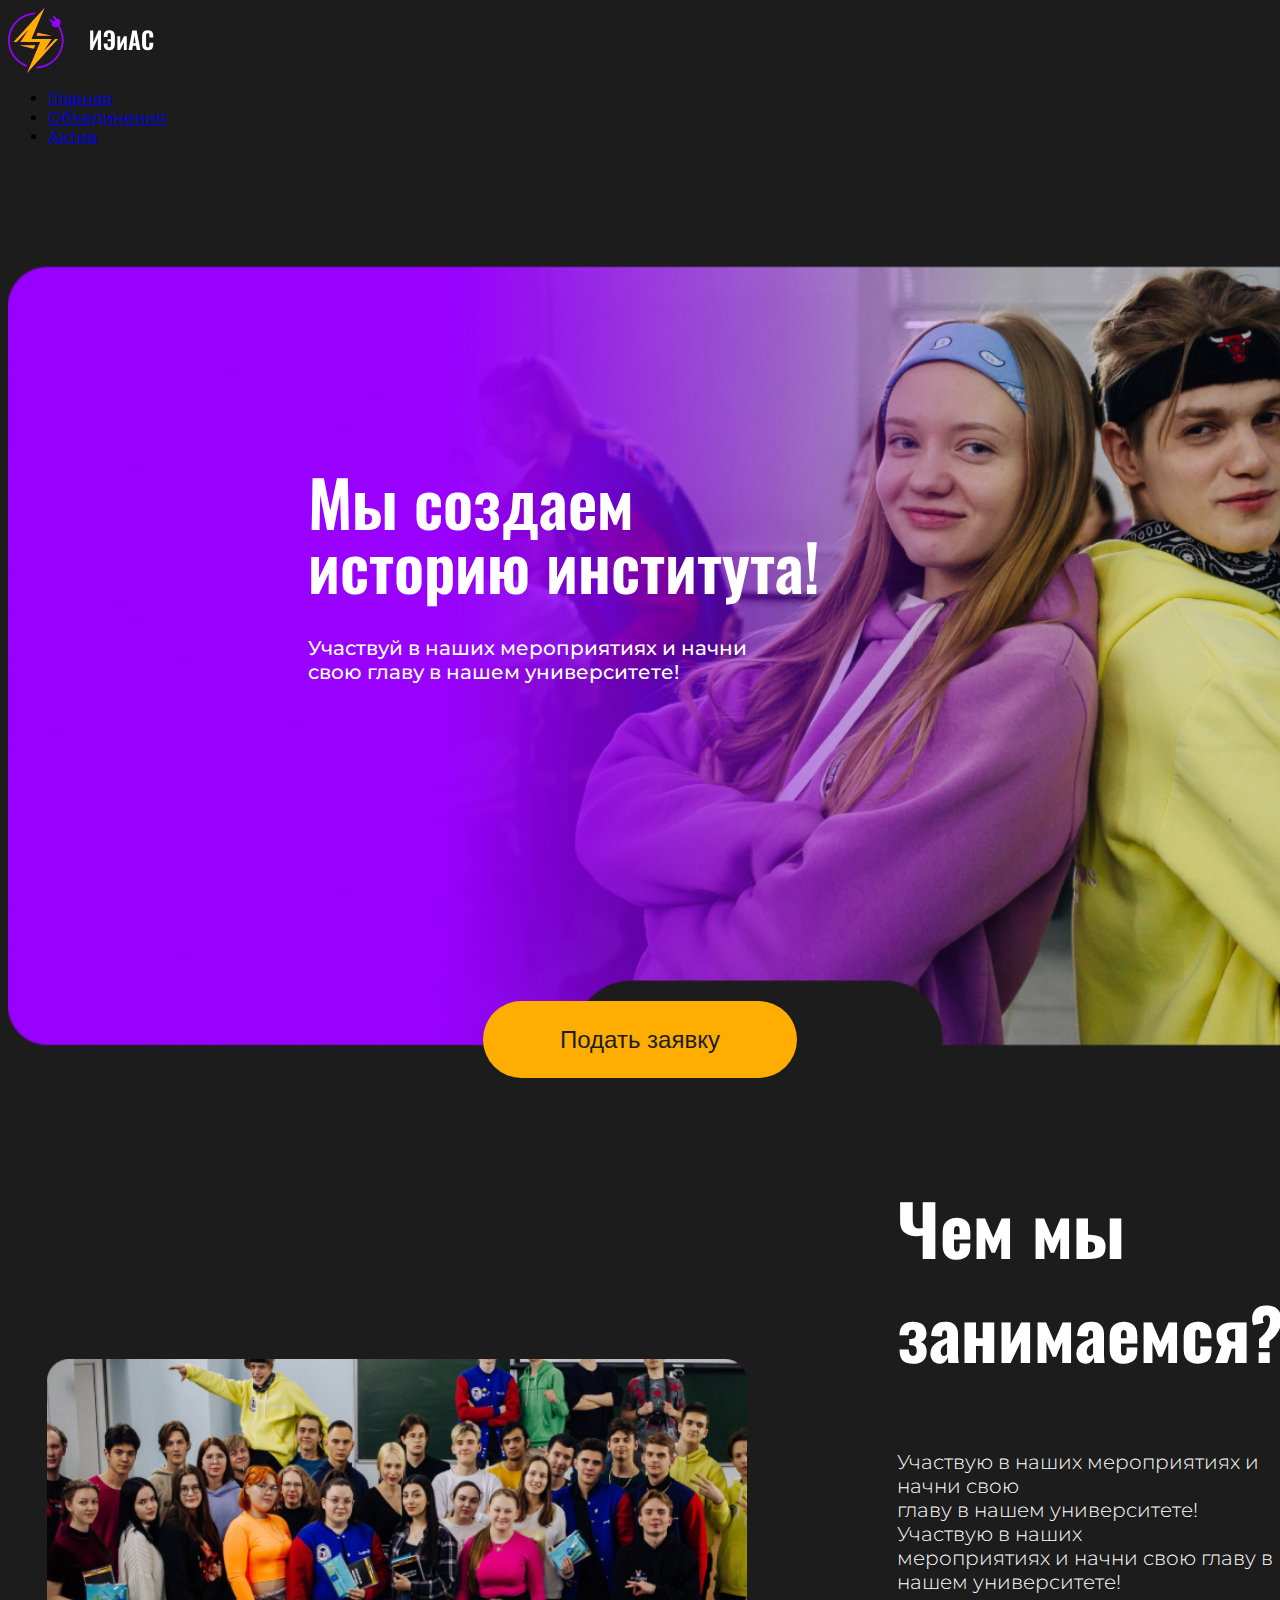
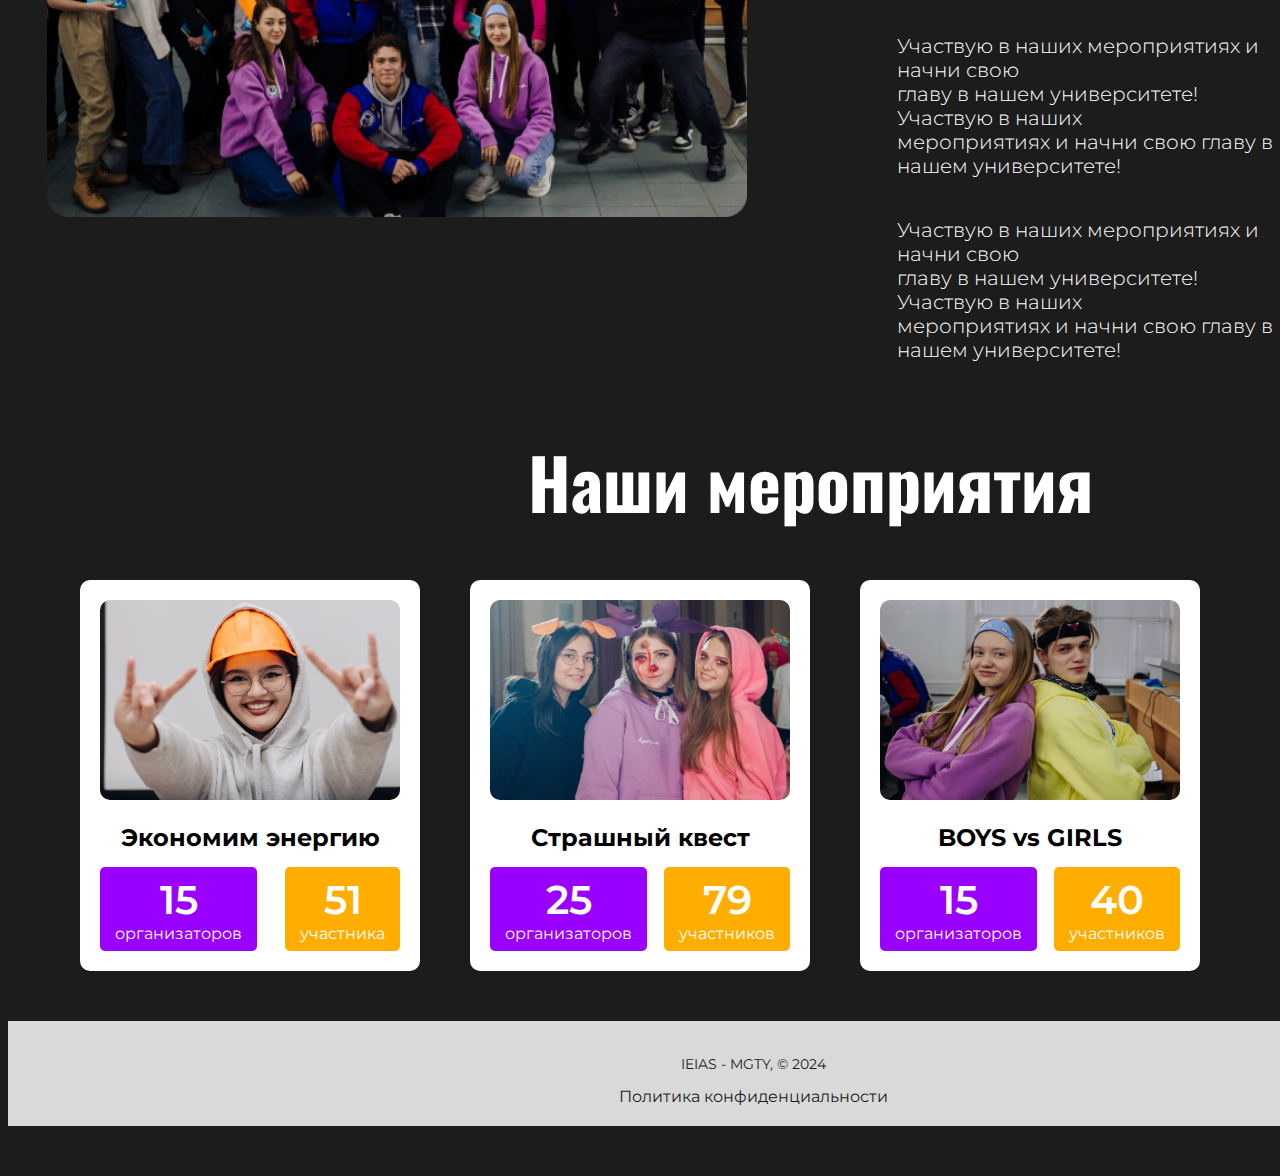
<file: Index.html>
<!DOCTYPE html>
<html lang="ru">
<head>
    <meta charset="UTF-8">
    <meta name="keywords" content="ИЭиАС, институт, Энергетика, Автоматизированные системы">
    <meta name="description" content="ИЭиАС - сайт института Энергитики и Автоматизированных систем МГТУ им. Г.И. Носова">
    <link rel="preconnect" href="https://fonts.googleapis.com">
    <link rel="preconnect" href="https://fonts.gstatic.com" crossorigin>
    <link rel="icon" type="image/png" href="images/fav.png">
    <link rel="stylesheet" href="styles.css">
    <link href="https://fonts.googleapis.com/css2?family=Montserrat:ital,wght@0,100..900;1,100..900&family=Oswald:wght@600&display=swap" rel="stylesheet">
    <title>ИЭиАС</title>
</head>
<body>

    <!-- Шапка -->

    <header class="header">
        <div class="logo">
            <img src="images/logo.svg" alt="Логотип">
        </div>
        <nav class="menu">
            <ul>
                <li><a href="index.html">Главная</a></li>
                <li><a href="group.html">Объединения</a></li>
                <li><a href="active.html">Актив</a></li>
            </ul>
        </nav>
    </header>
    
    <main>

    <!-- 1 блок -->

    <div class="banner" style="text-align: center;">
        <img width="1500" height="781" src="images/image1.png" alt="banner">
        <h1> Мы создаем <br> историю института!</h1>
        <p>Участвуй в наших мероприятиях и начни <br> свою главу в нашем университете!</p>
    </div>
    <div class="container_button">
        <button class="submit-button" onclick="window.location.href='registr.html'">Подать заявку</button>
    </div>

    <!-- 2 блок -->

    <div class="two">
        <div class="content-two">
            <div class="image-two">
                <img src="images/image3.png">
            </div>
            <div class="text-two">
                <h1>Чем мы занимаемся?</h1>
                <p style="color: white; font-weight: 300; font-size: 20px;">Участвую в наших мероприятиях и начни свою </br> главу в нашем университете! Участвую в наших </br> мероприятиях и начни свою главу в нашем университете!</p>
                <p style="color: white; font-weight: 300; font-size: 20px;">Участвую в наших мероприятиях и начни свою </br> главу в нашем университете! Участвую в наших </br> мероприятиях и начни свою главу в нашем университете!</p>
                <p style="color: white; font-weight: 300; font-size: 20px;">Участвую в наших мероприятиях и начни свою </br> главу в нашем университете! Участвую в наших </br> мероприятиях и начни свою главу в нашем университете!</p>
            </div>
        </div>
    </div>

    <!-- 3 блок -->
    <h1 style="margin-left: 520px;">Наши мероприятия</h1>
    <div class="container-mero">
        <div class="card-mero">
            <img src="images/ener.png" alt="Фото мероприятия">
            <h3>Экономим энергию</h3>
            <div class="info">
                <span class="organizers">
                    <p class="number">15</p>
                    <p class="label">организаторов</p>
                </span>
                <span class="participants">
                    <p class="number">51</p>
                    <p class="label">участника</p>
                </span>
            </div>
        </div>
        <div class="card-mero">
            <img src="images/strah.png" alt="Фото мероприятия">
            <h3>Страшный квест</h3>
            <div class="info">
                <span class="organizers">
                    <p class="number">25</p>
                    <p class="label">организаторов</p>
                </span>
                <span class="participants">
                    <p class="number">79</p>
                    <p class="label">участников</p>
                </span>
            </div>
        </div>
        <div class="card-mero">
            <img src="images/BG.png" alt="Фото мероприятия">
            <h3>BOYS vs GIRLS</h3>
            <div class="info">
                <span class="organizers">
                    <p class="number">15</p>
                    <p class="label">организаторов</p>
                </span>
                <span class="participants">
                    <p class="number">40</p>
                    <p class="label">участников</p>
                </span>
            </div>
        </div>
    </div>
    
    </main>

    <!-- Подвал -->

    <footer>
        <div class="footer-content">
            <p>IEIAS - MGTY, © 2024</p>
            <a href="#">Политика конфиденциальности</a>
        </div>
    </footer>
</body>
</html>
</file>
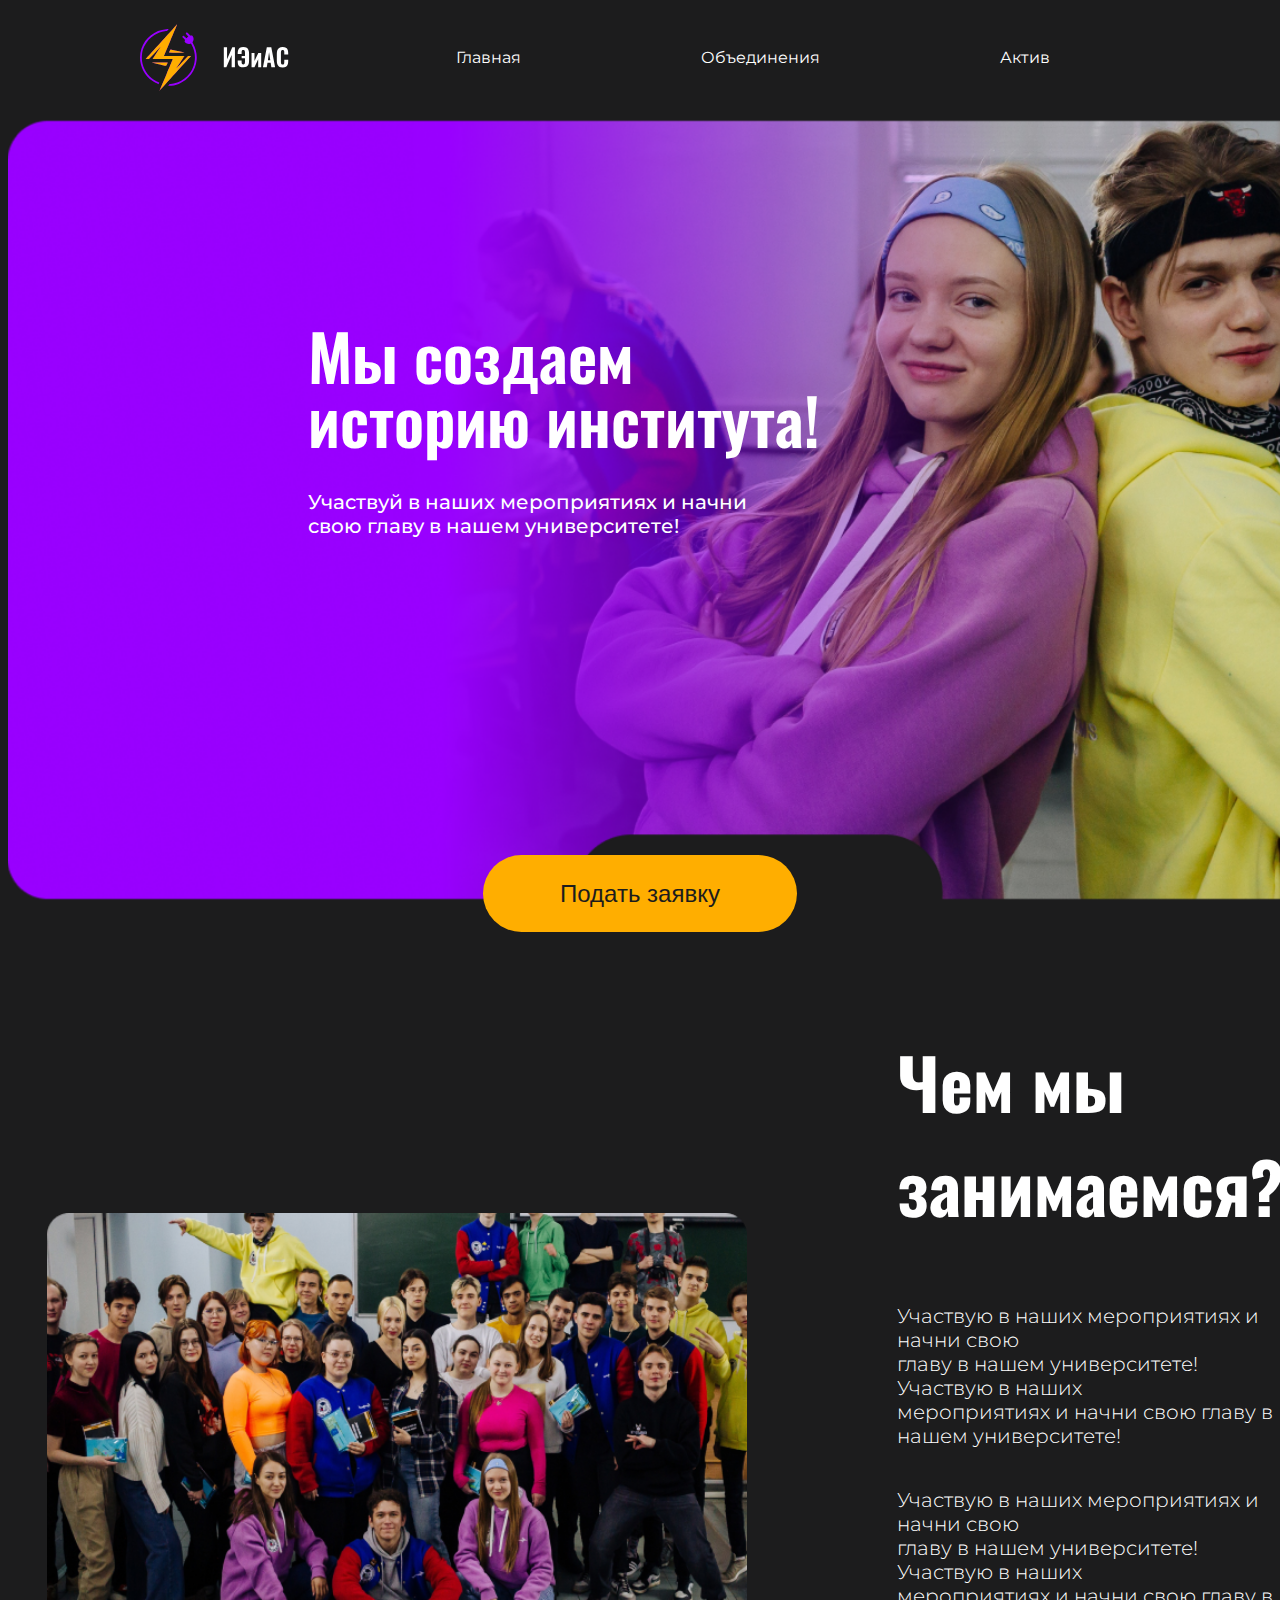
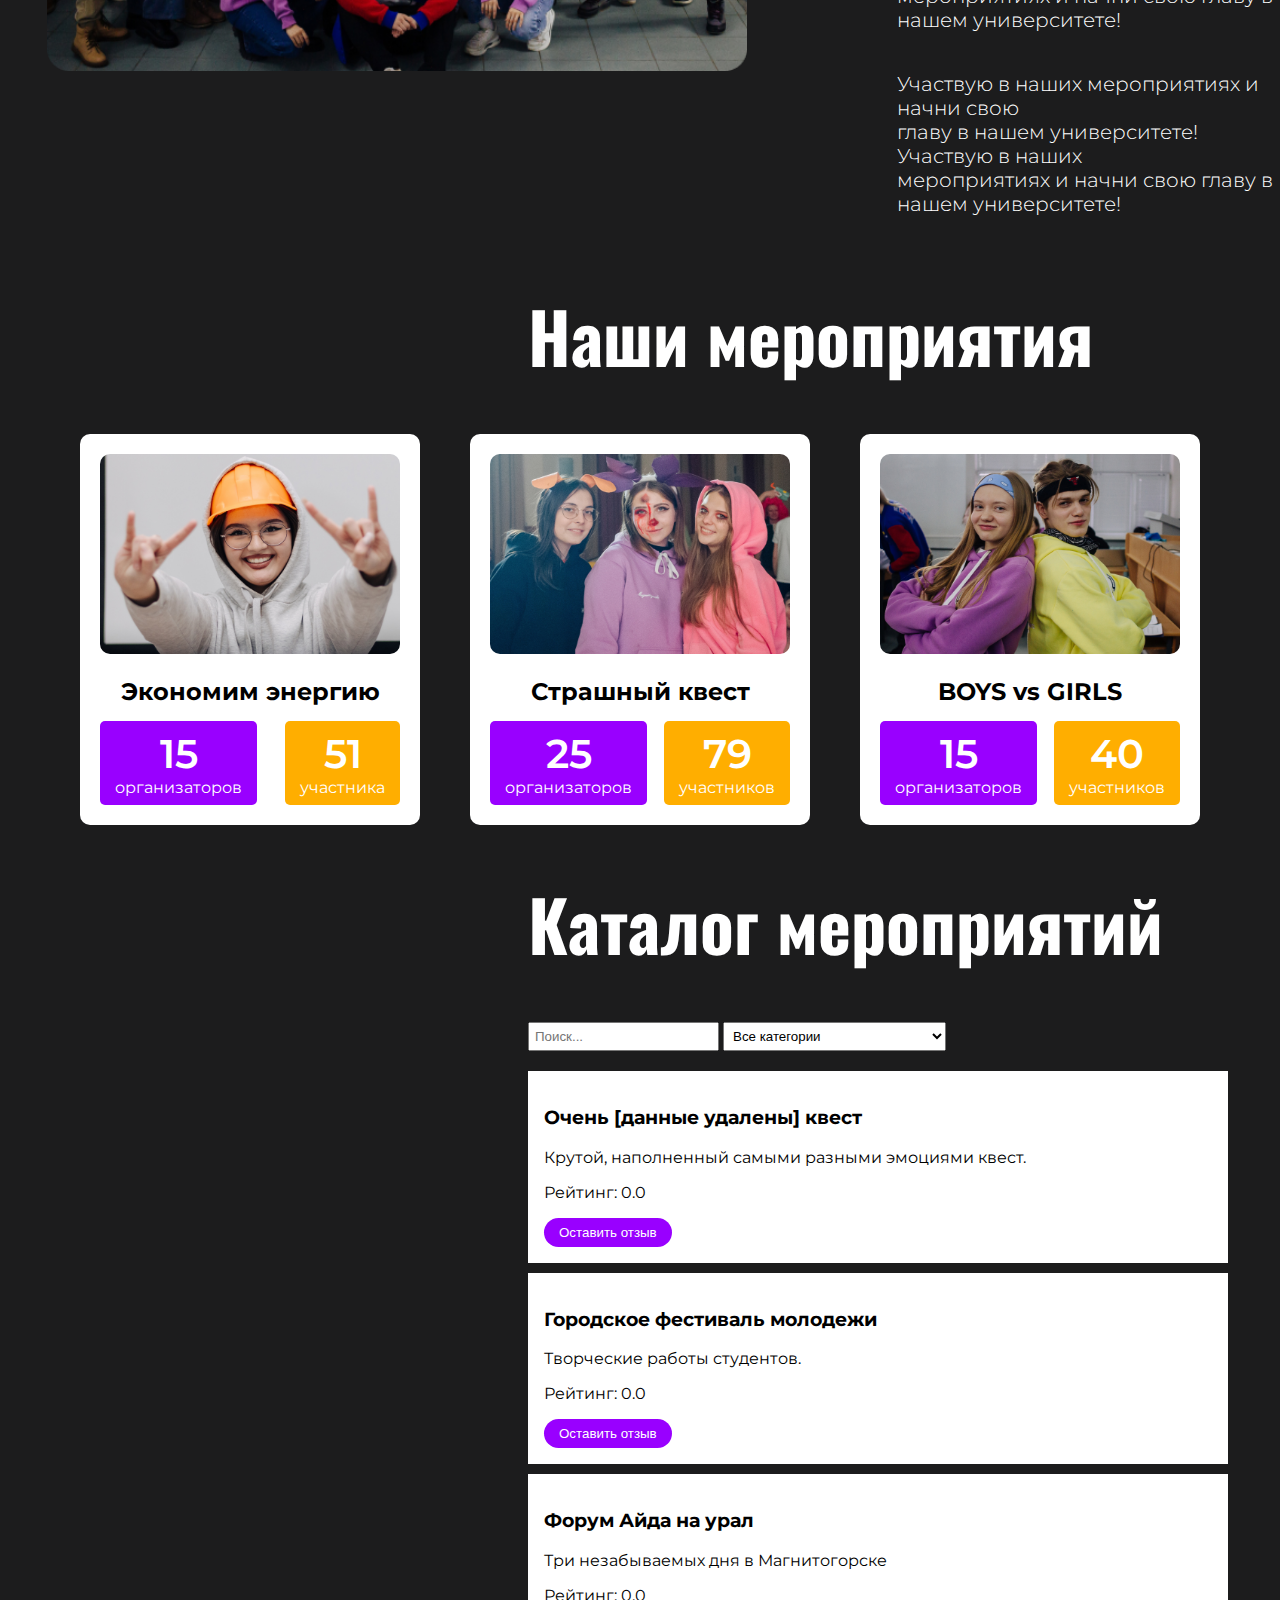
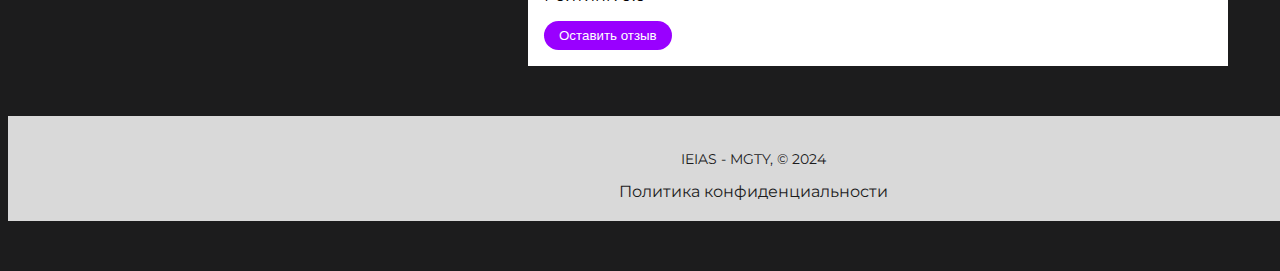
<file: index.html>
<!DOCTYPE html>
<html lang="ru">
<head>
    <meta charset="UTF-8">
    <meta name="keywords" content="ИЭиАС, институт, Энергетика, Автоматизированные системы">
    <meta name="description" content="ИЭиАС - сайт института Энергитики и Автоматизированных систем МГТУ им. Г.И. Носова">
    <meta name="viewport" content="width=device-width, initial-scale=1">
    <link rel="preconnect" href="https://fonts.googleapis.com">
    <link rel="preconnect" href="https://fonts.gstatic.com" crossorigin>
    <link rel="icon" type="image/png" href="images/fav.png">
    <link rel="stylesheet" href="styles.css">
    <link href="https://fonts.googleapis.com/css2?family=Montserrat:ital,wght@0,100..900;1,100..900&family=Oswald:wght@600&display=swap" rel="stylesheet">
    <title>ИЭиАС главная</title>
    <style>
        #eventsList {
            margin-top: 20px;
            margin-left: 520px;
            width: 700px;
        }
        .event {
            border: 1px solid #fff;
            padding: 15px;
            margin-bottom: 10px;
            background-color: #fff;
        }
        input, select {
            padding: 5px;
        }

        .vibor {
            margin-left: 520px;
        }

        .vibor-h1 {
            margin-left: 520px;

        }

        @media (max-width: 1024px) {
            #eventsList {
            margin-top: 20px;
            margin-left: 0px;
            margin-right: auto;
            width: 985px;
        }
        .event {
            border: 1px solid #fff;
            padding: 15px;
            margin-bottom: 10px;
            background-color: #fff;
        }
        input, select {
            margin-right: 10px;
            padding: 5px;
        }

        .vibor {
            margin-left: 0px;
                }

        .vibor-h1 {
            margin-left: 30px;
            font-size: 45px;
        }

        }
        @media (max-width: 414px) {
            #eventsList {
                width: 400px;
            }
            .vibor-h1 {
            margin-left: 25px;
            font-size: 30px;
        }
        }
    </style>
</head>
<body>

    <!-- Шапка -->

    <nav class="navbar">
        <div class="container-menu">
          <div class="navbar__wrap">
            <div class="hamb">
              <div class="hamb__field" id="hamb">
                <span class="bar"></span> <span class="bar"></span>
                <span class="bar"></span>
              </div>
            </div>
            <img src="images/logo.svg">
            <ul class="menu" id="menu">
              <li><a href="index.html">Главная</a></li>
              <li><a href="group.html">Объединения</a></li>
              <li><a href="active.html">Актив</a></li>
            </ul>
          </div>
        </div>
      </nav>
      <div class="popup" id="popup"></div>
    
    <main>

    <!-- 1 блок -->

    <div class="banner" style="text-align: center;">
        <img width="1500" height="781" src="images/image1.png" alt="banner">
        <h1> Мы создаем <br> историю института!</h1>
        <p>Участвуй в наших мероприятиях и начни <br> свою главу в нашем университете!</p>
    </div>
    <div class="container_button">
        <button class="submit-button" onclick="window.location.href='registr.html'">Подать заявку</button>
    </div>

    <!-- 2 блок -->

    <div class="two">
        <div class="content-two">
            <div class="image-two">
                <img src="images/image3.png">
            </div>
            <div class="text-two">
                <h1>Чем мы занимаемся?</h1>
                <p style="color: white; font-weight: 300;">Участвую в наших мероприятиях и начни свою </br> главу в нашем университете! Участвую в наших </br> мероприятиях и начни свою главу в нашем университете!</p>
                <p style="color: white; font-weight: 300;">Участвую в наших мероприятиях и начни свою </br> главу в нашем университете! Участвую в наших </br> мероприятиях и начни свою главу в нашем университете!</p>
                <p style="color: white; font-weight: 300;">Участвую в наших мероприятиях и начни свою </br> главу в нашем университете! Участвую в наших </br> мероприятиях и начни свою главу в нашем университете!</p>
            </div>
        </div>
    </div>

    <!-- 3 блок -->
    <h1 class="mero">Наши мероприятия</h1>
    <div class="container-mero">
        <div class="card-mero">
            <img src="images/ener.png" alt="Фото мероприятия">
            <h3>Экономим энергию</h3>
            <div class="info">
                <span class="organizers">
                    <p class="number">15</p>
                    <p class="label">организаторов</p>
                </span>
                <span class="participants">
                    <p class="number">51</p>
                    <p class="label">участника</p>
                </span>
            </div>
        </div>
        <div class="card-mero">
            <img src="images/strah.png" alt="Фото мероприятия">
            <h3>Страшный квест</h3>
            <div class="info">
                <span class="organizers">
                    <p class="number">25</p>
                    <p class="label">организаторов</p>
                </span>
                <span class="participants">
                    <p class="number">79</p>
                    <p class="label">участников</p>
                </span>
            </div>
        </div>
        <div class="card-mero">
            <img src="images/BG.png" alt="Фото мероприятия">
            <h3>BOYS vs GIRLS</h3>
            <div class="info">
                <span class="organizers">
                    <p class="number">15</p>
                    <p class="label">организаторов</p>
                </span>
                <span class="participants">
                    <p class="number">40</p>
                    <p class="label">участников</p>
                </span>
            </div>
        </div>
    </div>

    <!-- 4 блок -->

    
    
<h1 class="vibor-h1">Каталог мероприятий</h1>
<div class="vibor">
<input type="text" id="search" placeholder="Поиск..." oninput="filterEvents()" />
<select id="categoryFilter" onchange="filterEvents()">
    <option value="">Все категории</option>
    <option value="Универ">Университетское мероприятие</option>
    <option value="Город">Городское мероприятие</option>
    <option value="Округ">Окружное мероприятие</option>
</select>
</div>
<div id="eventsList"></div>

    </main>

    <!-- Подвал -->

    <footer>
        <div class="footer-content">
            <p>IEIAS - MGTY, © 2024</p>
            <a href="#">Политика конфиденциальности</a>
        </div>
    </footer>
    <script src="java.js"></script>
</body>
</html>
</file>
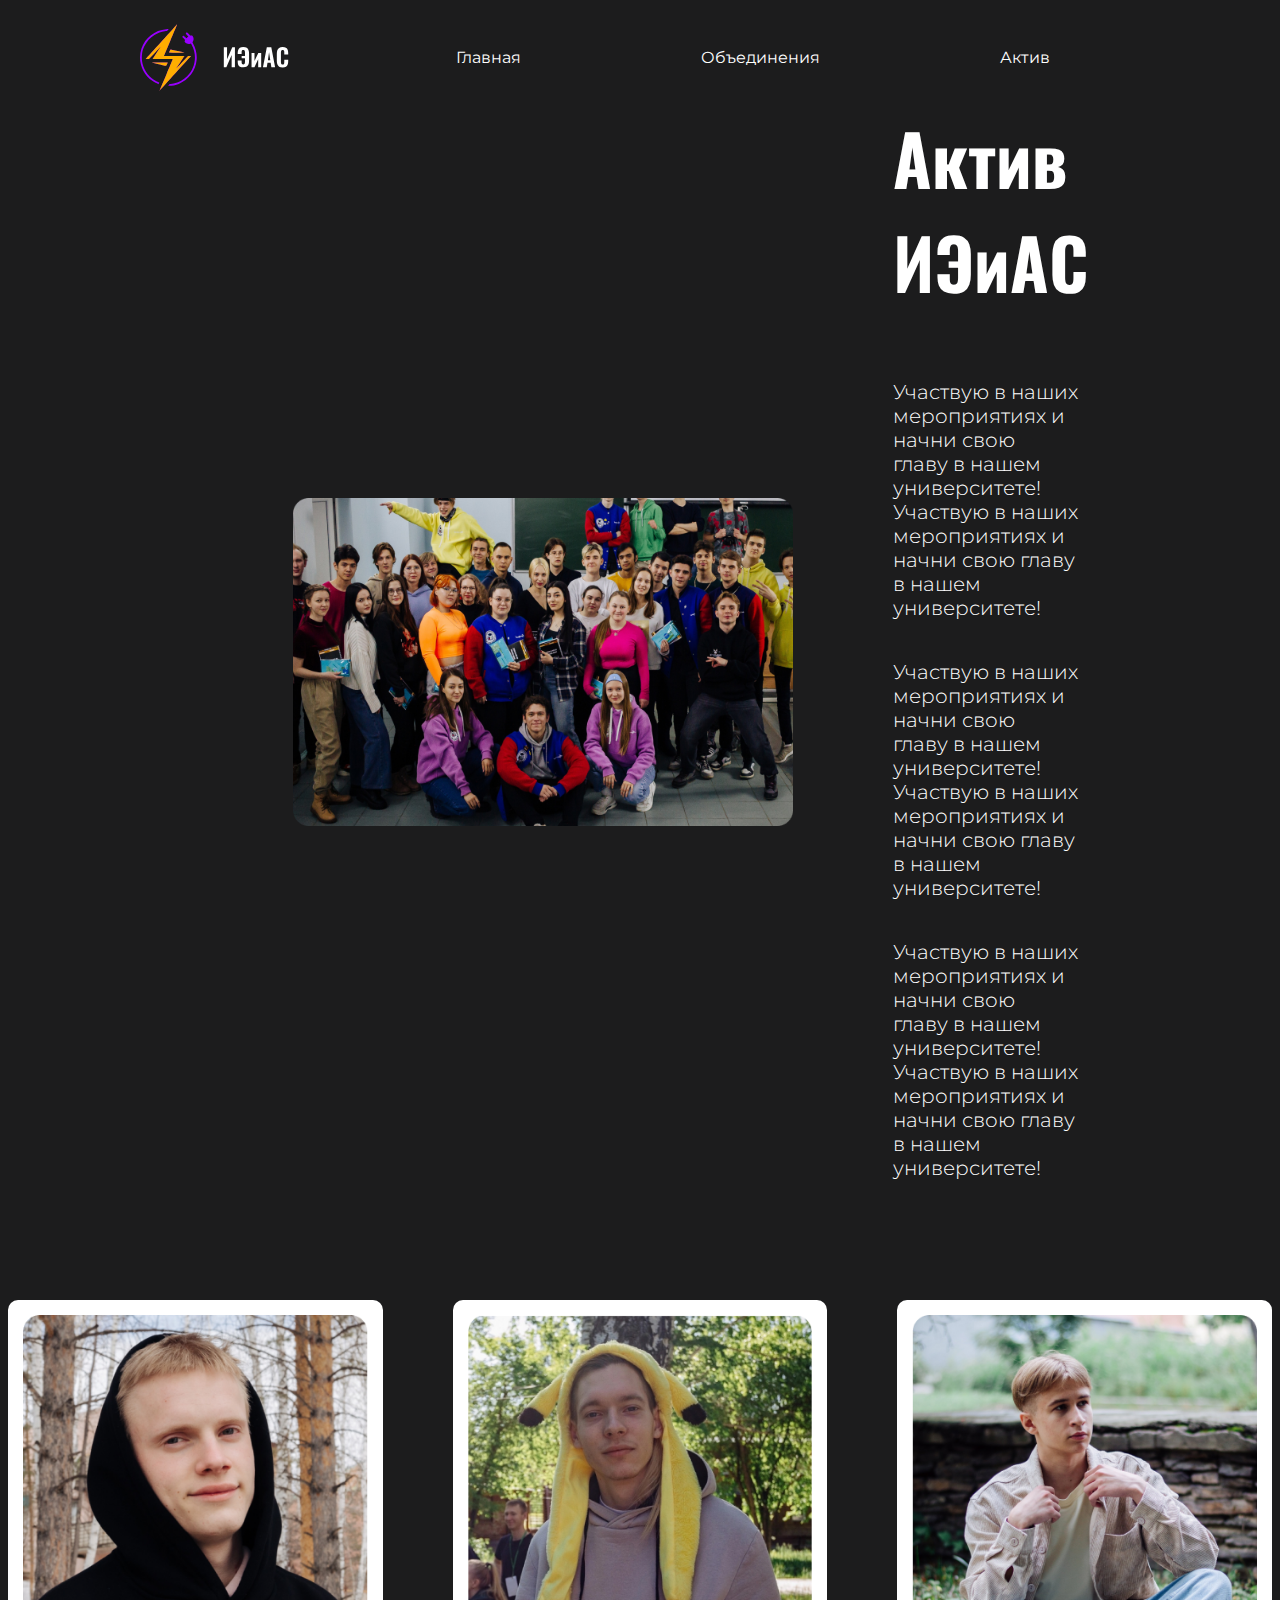
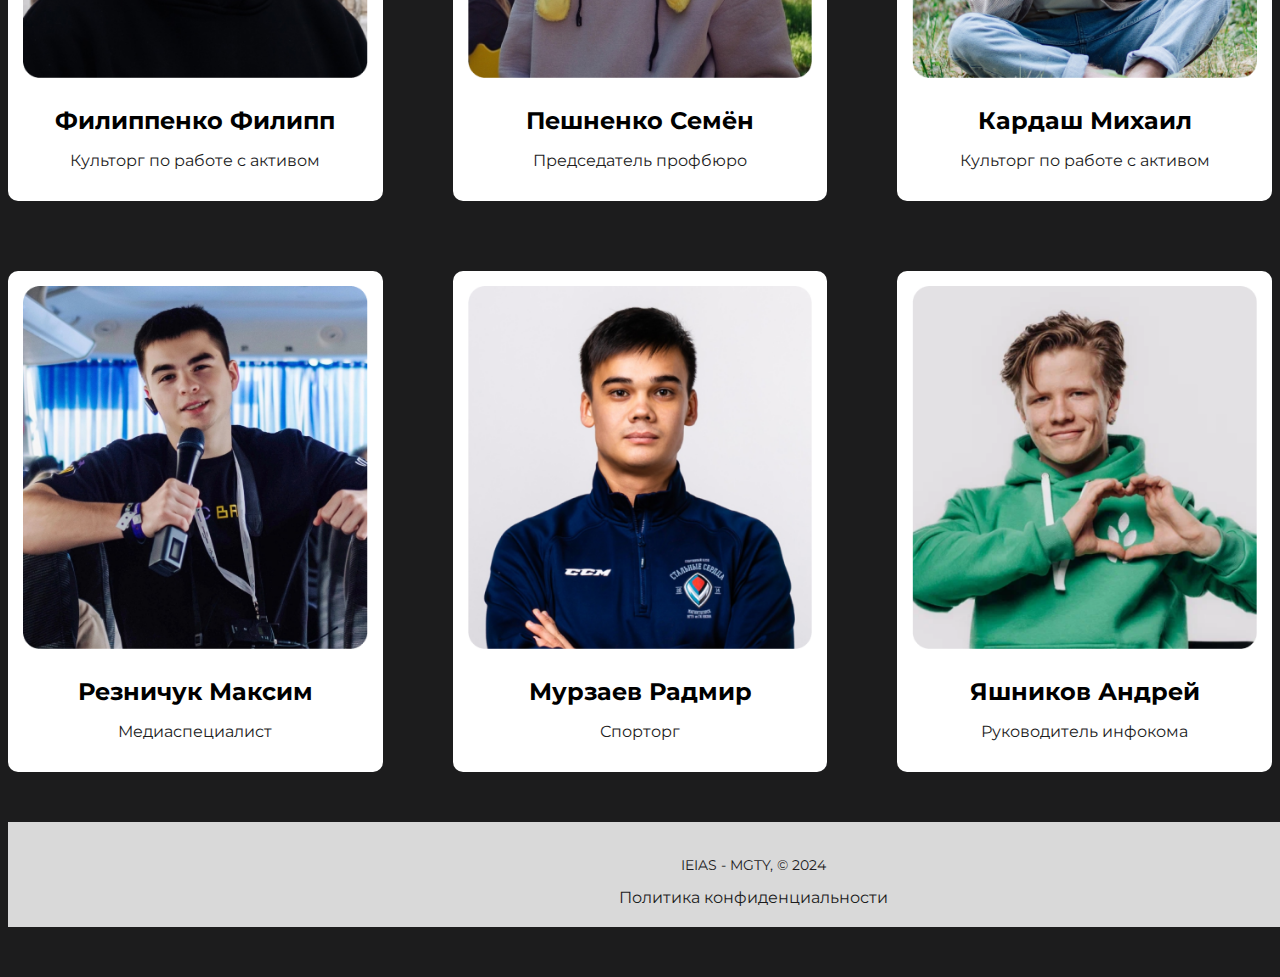
<file: active.html>
<!DOCTYPE html>
<html lang="ru">
<head>
    <meta charset="UTF-8">
    <meta name="keywords" content="ИЭиАС, институт, Энергетика, Автоматизированные системы">
    <meta name="description" content="ИЭиАС - сайт института Энергитики и Автоматизированных систем МГТУ им. Г.И. Носова">
    <meta name="viewport" content="width=device-width, initial-scale=1">
    <link rel="preconnect" hre  f="https://fonts.googleapis.com">
    <link rel="preconnect" href="https://fonts.gstatic.com" crossorigin>
    <link rel="icon" type="image/png" href="images/fav.png">
    <link rel="stylesheet" href="styles.css">
    <link href="https://fonts.googleapis.com/css2?family=Montserrat:ital,wght@0,100..900;1,100..900&family=Oswald:wght@600&display=swap" rel="stylesheet">
    <title>Актив ИЭиАС</title>
</head>

<body>

    <!-- Шапка -->

    <nav class="navbar">
      <div class="container-menu">
        <div class="navbar__wrap">
          <div class="hamb">
            <div class="hamb__field" id="hamb">
              <span class="bar"></span> <span class="bar"></span>
              <span class="bar"></span>
            </div>
          </div>
          <img src="images/logo.svg">
          <ul class="menu" id="menu">
            <li><a href="index.html">Главная</a></li>
            <li><a href="group.html">Объединения</a></li>
            <li><a href="active.html">Актив</a></li>
          </ul>
        </div>
      </div>
    </nav>
    <div class="popup" id="popup"></div>


    <main>

    <!-- 1 Блок -->

      <div class="aktiv">
        <div class="content-aktiv">
            <div class="image-aktiv">
                <img src="images/image3.png">
            </div>
            <div class="text-aktiv">
                <h1>Актив ИЭиАС</h1>
                <p style="color: white; font-weight: 300;">Участвую в наших мероприятиях и начни свою </br> главу в нашем университете! Участвую в наших </br> мероприятиях и начни свою главу в нашем университете!</p>
                <p style="color: white; font-weight: 300;">Участвую в наших мероприятиях и начни свою </br> главу в нашем университете! Участвую в наших </br> мероприятиях и начни свою главу в нашем университете!</p>
                <p style="color: white; font-weight: 300;">Участвую в наших мероприятиях и начни свою </br> главу в нашем университете! Участвую в наших </br> мероприятиях и начни свою главу в нашем университете!</p>
            </div>
        </div>
      </div>

      <!-- 2 Блок -->

      <div class="container-aktiv">
        <div class="row"> 
          <div class="card">
            <img src="images/Fil.png" alt="Фото 1">
            <h3>Филиппенко Филипп</h3>
            <p>Культорг по работе с активом</p>
          </div>
          <div class="card">
            <img src="images/Sem.png" alt="Фото 2">
            <h3>Пешненко Семён</h3>
            <p>Председатель профбюро</p>
          </div>
          <div class="card">
            <img src="images/Mis.png" alt="Фото 3">
            <h3>Кардаш Михаил</h3>
            <p>Культорг по работе с активом</p>
          </div>
        </div>
      
        <div class="row">
          <div class="card">
            <img src="images/Maks.png" alt="Фото 1">
            <h3>Резничук Максим</h3>
            <p>Медиаспециалист</p>
          </div>
          <div class="card">
            <img src="images/Rad.png" alt="Фото 2">
            <h3>Мурзаев Радмир</h3>
            <p>Спорторг</p>
          </div>
          <div class="card">
            <img src="images/And.png" alt="Фото 3">
            <h3>Яшников Андрей</h3>
            <p>Руководитель инфокома</p>
          </div>
        </div>
      </div>

    </main>
</body>

<!-- Подвал -->

<footer>
    <div class="footer-content">
        <p>IEIAS - MGTY, © 2024</p>
        <a href="#">Политика конфиденциальности</a>
    </div>
</footer>
<script src="java.js"></script>
</body>
</html>
</file>
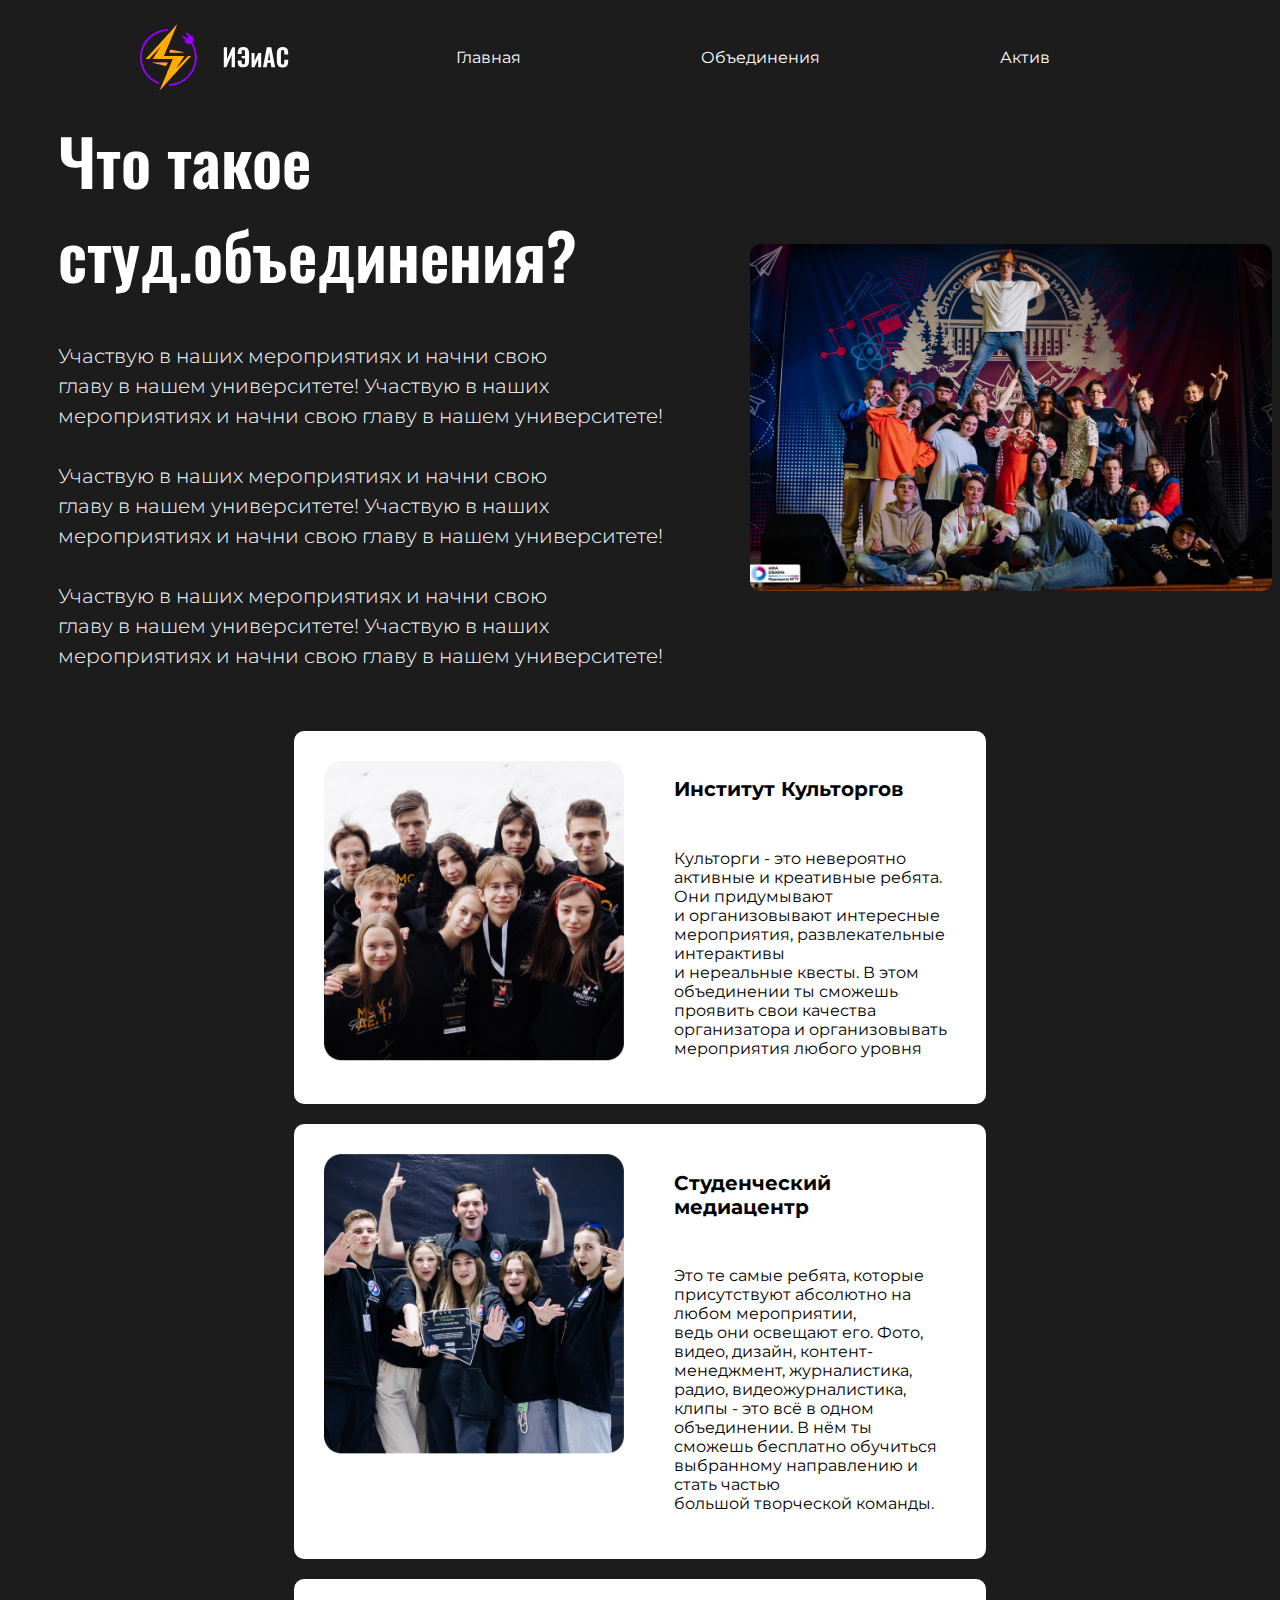
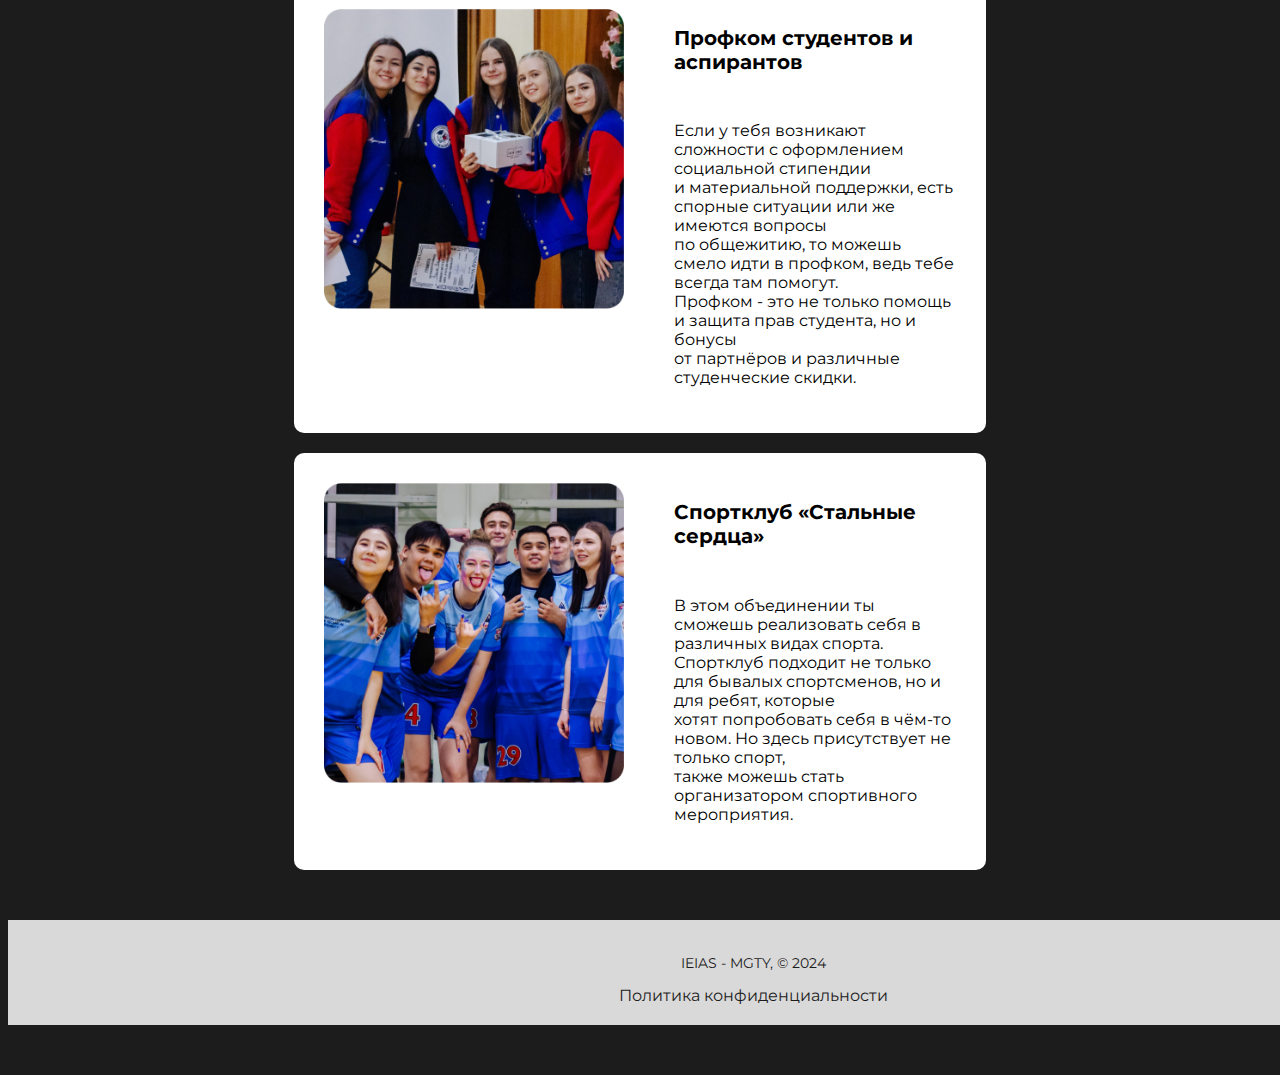
<file: group.html>
<!DOCTYPE html>
<html lang="ru">
<head>
    <meta charset="UTF-8">
    <link rel="preconnect" href="https://fonts.googleapis.com">
    <meta name="keywords" content="ИЭиАС, институт, Энергетика, Автоматизированные системы">
    <meta name="description" content="ИЭиАС - сайт института Энергитики и Автоматизированных систем МГТУ им. Г.И. Носова">
    <meta name="viewport" content="width=device-width, initial-scale=1">
    <link rel="preconnect" href="https://fonts.gstatic.com" crossorigin>
    <link rel="icon" type="image/png" href="images/fav.png">
    <link rel="stylesheet" href="styles.css">
    <link href="https://fonts.googleapis.com/css2?family=Montserrat:ital,wght@0,100..900;1,100..900&family=Oswald:wght@600&display=swap" rel="stylesheet">
    <title>Объединения</title>
    <style>
h1 {
 font-family: 'Oswald', sans-serif;
 font-size: 70px;
 color: white;
}

h2 {
 font-family: 'Montserrat', sans-serif;
 font-weight: bold;
 font-size: 20px;
}

p {
 font-family: 'Montserrat', sans-serif;
 font-size: 16px;
}
    </style>
</head>
<body>

    <!-- Шапка -->

    <nav class="navbar">
        <div class="container-menu">
          <div class="navbar__wrap">
            <div class="hamb">
              <div class="hamb__field" id="hamb">
                <span class="bar"></span> <span class="bar"></span>
                <span class="bar"></span>
              </div>
            </div>
            <img src="images/logo.svg">
            <ul class="menu" id="menu">
              <li><a href="index.html">Главная</a></li>
              <li><a href="group.html">Объединения</a></li>
              <li><a href="active.html">Актив</a></li>
            </ul>
          </div>
        </div>
      </nav>
      <div class="popup" id="popup"></div>

<main>

    <!-- 1 Блок -->

    <div class="container">
        <div class="content">
            <div class="content-text">
            <h1>Что такое студ.объединения?</h1>
            <p style="color: white; font-weight: 300;">Участвую в наших мероприятиях и начни свою </br> главу в нашем университете! Участвую в наших </br> мероприятиях и начни свою главу в нашем университете!</p>
            <p style="color: white; font-weight: 300;">Участвую в наших мероприятиях и начни свою </br> главу в нашем университете! Участвую в наших </br> мероприятиях и начни свою главу в нашем университете!</p>
            <p style="color: white; font-weight: 300;">Участвую в наших мероприятиях и начни свою </br> главу в нашем университете! Участвую в наших </br> мероприятиях и начни свою главу в нашем университете!</p>
            </div>
            <div class="content-image">
            <img src="images/images5.jpg">
            </div>
        </div>
    </div>

    <!-- 2 Блок -->

        <div class="items">
            <div class="item">
                <img src="images/kult.png" alt="Культорги">
                <div class="item-text">
                <h2>Институт Культоргов</h2>
                <p>Культорги - это невероятно активные и креативные ребята. Они придумывают <br> 
                    и организовывают интересные мероприятия, развлекательные интерактивы <br> 
                    и нереальные квесты. В этом объединении ты сможешь проявить свои качества <br> 
                    организатора и организовывать мероприятия любого уровня</p>
                </div>
            </div>
            <div class="item">
                <img src="images/media.png" alt="Медиацентр">
                <div class="item-text">
                <h2>Студенческий медиацентр</h2>
                <p>Это те самые ребята, которые присутствуют абсолютно на любом мероприятии, <br>
                    ведь они освещают его. Фото, видео, дизайн, контент-менеджмент, журналистика, <br>
                    радио, видеожурналистика, клипы - это всё в одном объединении. В нём ты <br>
                    сможешь бесплатно обучиться выбранному направлению и стать частью <br> 
                    большой творческой команды.</p>
                </div>            
            </div>
            <div class="item">
                <img src="images/prof.png" alt="Профком">
                <div class="item-text">
                <h2>Профком студентов и аспирантов</h2>
                <p>Если у тебя возникают сложности с оформлением социальной стипендии <br>
                    и материальной поддержки, есть спорные ситуации или же имеются вопросы <br> 
                    по общежитию, то можешь смело идти в профком, ведь тебе всегда там помогут. <br>
                    Профком - это не только помощь и защита прав студента, но и бонусы <br>
                    от партнёров и различные студенческие скидки.</p>
                </div>
            </div>
            <div class="item">
                <img src="images/sport.png" alt="Спортклуб">
                <div class="item-text">
                <h2>Спортклуб «Стальные сердца»</h2>
                <p>В этом объединении ты сможешь реализовать себя в различных видах спорта. <br>
                    Спортклуб подходит не только для бывалых спортсменов, но и для ребят, которые <br>
                    хотят попробовать себя в чём-то новом. Но здесь присутствует не только спорт, <br>
                    также можешь стать организатором спортивного мероприятия.</p>
                </div>
            </div>
        </div>
</main>

<!-- Подвал -->


    <footer>
        <div class="footer-content">
            <p>IEIAS - MGTY, © 2024</p>
            <a href="#">Политика конфиденциальности</a>
        </div>
    </footer>
    <script src="java.js"></script>
</body>
</html>
</file>
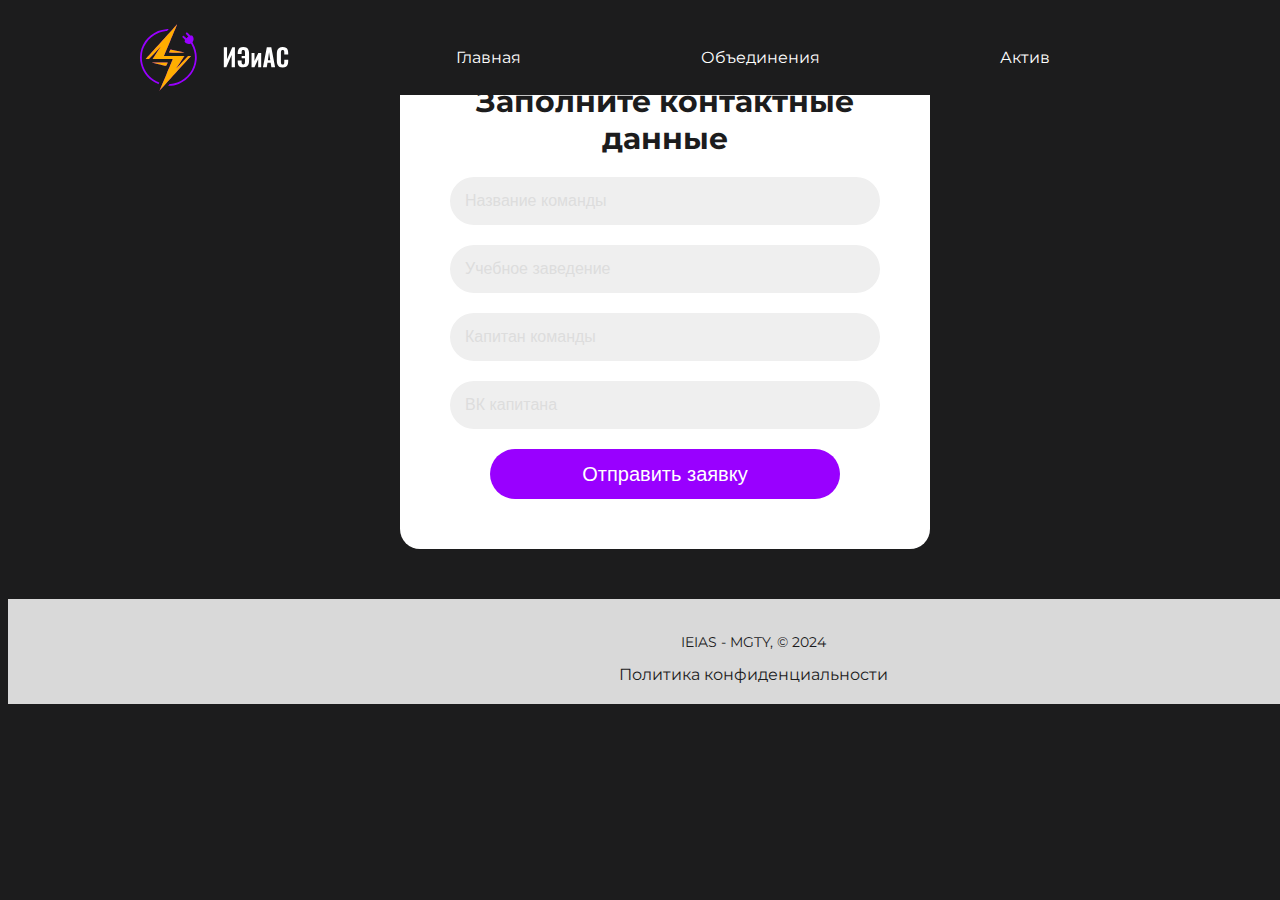
<file: registr.html>
<!DOCTYPE html>
<html lang="ru">
<head>
    <meta charset="UTF-8">
    <link rel="preconnect" href="https://fonts.googleapis.com">
    <meta name="keywords" content="ИЭиАС, институт, Энергетика, Автоматизированные системы">
    <meta name="description" content="ИЭиАС - сайт института Энергитики и Автоматизированных систем МГТУ им. Г.И. Носова">
    <meta name="viewport" content="width=device-width, initial-scale=1">
    <link rel="preconnect" href="https://fonts.gstatic.com" crossorigin>
    <link rel="icon" type="image/png" href="images/fav.png">
    <link rel="stylesheet" href="styles.css">
    <link href="https://fonts.googleapis.com/css2?family=Montserrat:ital,wght@0,100..900;1,100..900&family=Oswald:wght@600&display=swap" rel="stylesheet">
    <title>Регистрация</title>
    <style>
.form-section {
    display: flex;
    justify-content: center;
    align-items: center;
    width: 100%;
    max-width: 600px;
    margin: 0 auto; 
    padding-top: 30px;
    padding-left: 50px;
}
   
.form-container {
    background-color: #fff;
    border-radius: 20px;
    padding: 50px;
}
   
h2 {
    font-family: 'Montserrat', sans-serif;
    font-weight: 700;
    font-size: 30px;
    color: #1C1C1D;
    text-align: center;
    margin-bottom: 20px;
    margin-top: -5px;
}
   
form {
    display: flex;
    flex-direction: column;
    gap: 20px;
}
   
input {
    padding: 15px;
    border: none;
    border-radius: 50px;
    background-color: #EFEFEF;
    font-size: 16px;
    width: 400px; 
}
   
input::placeholder {
    color: #DDDDDD;
}
   
input:focus {
    outline: none;
    box-shadow: 0 0 5px rgba(0, 0, 0, 0.2);
}
   
button {
     background-color: #9900FF;
     color: #fff; 
     border: none; 
     border-radius: 40px;
     width: 350px;
     height: 50px;
     font-size: 20px; 
     cursor: pointer;
     transition: all 0.2s ease;
     display: flex;
     justify-content: center;
     align-items: center;
     margin-top: 50px;
     margin: 0 auto;
}
   
button:hover {
     box-shadow: 0 0 10px rgba(153, 0, 255, 0.5); 
}
   
button:active {
     background-color: transparent; 
     color: #1C1C1D;
     border: 2px solid #9900FF; 
}

@media (max-width: 414px) {
    .form-container {
        padding: 20px;
    }
    .form-section {
        padding-left: 0px;
        padding-top: 20px;
    }
    h2 {
        font-size: 18px;
    }
    input {
        font-size: 12px;
        padding: 8px;
        width: 340px;
    }
    button {
        height: 30px;
        font-size: 14px;
    }
}
    </style>
</head>

<body>

<!-- Шапка -->

<nav class="navbar">
    <div class="container-menu">
      <div class="navbar__wrap">
        <div class="hamb">
          <div class="hamb__field" id="hamb">
            <span class="bar"></span> <span class="bar"></span>
            <span class="bar"></span>
          </div>
        </div>
        <img src="images/logo.svg">
        <ul class="menu" id="menu">
          <li><a href="index.html">Главная</a></li>
          <li><a href="group.html">Объединения</a></li>
          <li><a href="active.html">Актив</a></li>
        </ul>
      </div>
    </div>
  </nav>
  <div class="popup" id="popup"></div>

<main>
    <section class="form-section">
        <div class="form-container">
            <h2>Заполните контактные </br> данные</h2>
            <form>
                <input type="text" placeholder="Название команды" required>
                <input type="text" placeholder="Учебное заведение" required>
                <input type="text" placeholder="Капитан команды" required>
                <input type="text" placeholder="ВК капитана" required>
                <button type="submit">Отправить заявку</button>
            </form>
        </div>
    </section>
</main>

<!-- Подвал -->

<footer>
    <div class="footer-content">
        <p>IEIAS - MGTY, © 2024</p>
        <a href="#">Политика конфиденциальности</a>
    </div>
</footer>

<script src="java.js"></script>
</body>
</html>
</file>
<file: styles.css>
/* Общие стили */

body {
    background-color: #1C1C1D;
    font-family: 'Montserrat', sans-serif;
    font-weight: 400;
}

h1 {
    font-family: 'Oswald', sans-serif;
    font-size: 70px;
    color: white;
}
   
h2 {
    font-family: 'Montserrat', sans-serif;
    font-weight: bold;
    font-size: 20px;
}
   
p {
    font-family: 'Montserrat', sans-serif;
    font-size: 16px;
}

/* Шапка */

.container-menu {
    width: 100%;
    max-width: 1000px;
    margin: 0 auto;
    height: 100%;
    padding: 0 15px;
  }
  
  .navbar {
    position: fixed;
    left: 0;
    top: 20px;
    width: 100%;
    height: 75px;
    background: #1C1C1D;
  }
  
  .navbar__wrap {
    display: flex;
    justify-content: space-between;
    height: 100%;
  }
  
  .hamb {
    display: none;
  }
  
  .popup {
    display: none;
  }
  
  .logo {
    text-decoration: none;
    color: #fff;
    font-size: 20px;
    font-weight: bold;
    text-transform: uppercase;
    display: flex;
    align-items: center;
  }
  
  .menu > li > a {
    text-decoration: none;
  }
  
  .navbar__wrap .menu {
    display: flex;
  }
  
  .navbar__wrap img {
      width: 150px;
      height: auto;
  }
  
  .navbar__wrap .menu > li {
    display: flex;
    align-items: stretch;
  }
  
  .navbar__wrap .menu > li > a {
    display: flex;
    align-items: center;
    padding: 0 90px;
    color: #fff;
  }
  
  .navbar__wrap .menu > li > a:hover {
    color: #fff;
    text-decoration: underline; 
  }

/* Футер */

footer {
    background-color: #D9D9D9;
    padding: 20px;
    text-align: center;
    width: 1450px; 
    margin: 50px auto; 
}
   
footer p {
    font-size: 14px;
    color: #1C1C1D;
}
   
footer a {
    text-decoration: none;
    color: #1C1C1D;
}

/* Главная - 1 */

.banner {
    margin-top: 120px;
    position: relative; 
    text-align: left; 
    z-index: -1;
}

.banner h1 {
    position: absolute;
    text-align: left;
    top: 160px;
    left: 300px;
    font-family: 'Oswald', sans-serif;
    font-weight: 600;
    font-size: 64px;
    z-index: 1;
    line-height: 1;
    color: white; 
   }
   
.banner p {
    position: absolute;
    text-align: left;
    top: 350px;
    left: 300px;
    font-family: 'Montserrat', sans-serif;
    font-weight: 500;
    font-size: 20px;
    z-index: 1;
    color: white; 
}

.container_button {
    display: flex; 
    flex-direction: column;
    align-items: center;
    margin-top: -50px;
    z-index: 1;
}

.submit-button {
    background-color: #FFAE00; 
    color: #1C1C1D; 
    border: none; 
    border-radius: 50px; 
    width: 314px; 
    height: 77px; 
    font-size: 24px; 
    cursor: pointer; 
    transition: all 0.2s ease;
    display: flex; 
    justify-content: center; 
    align-items: center; 

}

.submit-button:hover {
    box-shadow: 0 0 10px rgba(255, 174, 0, 0.5); 
}

.submit-button:active {
    background-color: transparent; 
    color: #FFFFFF; 
    border: 2px solid #FFAE00; 
}

/* Главная - 2 */

.two {
    display: flex; 
    padding-right: 520px;
    justify-content: center;
    padding-right: 0;
  }

.text-two { 
    display: flex;
    flex-direction: column;
}

.text-two p {
    font-size: 20px;
}

.image-two img {
    width: 700px; 
    height: auto; 
    padding-top: 70px;
}

.content-two {
    display: flex; 
    gap: 150px; 
    padding-top: 50px;
    padding-left: 50px;
    align-items: center;
}

/* Главная - 3 */

.mero {
    margin-left: 520px;
}

.container-mero {
    display: flex;
    gap: 50px;
    justify-content: center;
    margin-top: 20px;
}

.card-mero {
    background-color: #fff;
    border-radius: 10px;
    padding: 20px;
    text-align: center;
    width: 300px; 
}

.card-mero img {
    width: 100%;
    height: 200px; 
    border-radius: 10px;
    margin-bottom: -5px;
}

.card-mero h3 {
    font-size: 24px;
    margin-bottom: 15px;
}

.info {
    display: flex;
    justify-content: space-between; 
    margin-top: 10px;
}

.info span {
    padding: 8px 15px;
    border-radius: 5px;
    display: flex;
    flex-direction: column; 
    align-items: center; 
}

.organizers {
    background-color: #9900FF; 
    color: #fff;
}

.participants {
    background-color: #FFAE00; 
    color: #fff;
}

.number {
    font-size: 40px; 
    font-weight: 600;
    margin-bottom: 0; 
    margin-top: 0;
}

.label {
    font-size: 16px;
    margin-bottom: 0; 
    margin-top: 0;
}

/* Объединения - 1 */

.container {
    display: flex;
    gap: 50px;
    margin-bottom: 50px;
    flex-direction: column;
    align-items: center;
    z-index: 1;
    margin-top: 50px;
}
  
.container h1 {
    font-size: 64px;
    margin-bottom: 20px;
    font-family: 'Oswald', sans-serif;
    font-weight: 600;
}
  
.container p {
    font-size: 20px;
    line-height: 1.5;
    margin-bottom: 10px;
    font-family: 'Montserrat', sans-serif;
    font-weight: 400;
}

.content {
    display: flex; 
    gap: 50px; 
    padding-top: 20px;
    padding-left: 50px;
  }

.content-text { 
    display: flex;
    flex-direction: column;
}
   
.content-image {
    width: 640px;
    height: 395px; 
    padding-top: 150px;
    border-radius: 10px; 
    display: flex;
    align-items: center;
}

.content-image img {
    max-width: 100%; 
    height: auto; 
    border-radius: 10px; 
}

/* Объединения - 2 */
   
.items {
    display: flex;
    flex-direction: column;
    gap: 20px;
    margin-top: 50px;
    align-items: center;
}
   
.item {
    background-color: white;
    padding: 30px;
    border-radius: 10px;
    display: flex; 
    gap: 50px;
    width: 50%;
}
   
.item img {
    width: 300px;
    height: 300px;
}

.item-text {
    display: flex;
    flex-direction: column; 
    gap: 15px; 
    justify-content: center;
}

/* Актив - 1 */

.aktiv {
    display: flex; 
    padding-right: 520px;
    justify-content: center;
    padding-right: 0;
  }

.text-aktiv { 
    display: flex;
    flex-direction: column;
}

.text-aktiv p {
    font-size: 20px;
}

.image-aktiv img {
    width: 500px; 
    height: auto; 
    padding-top: 70px;
}

.content-aktiv {
    display: flex; 
    gap: 100px; 
    padding-left: 300px;
    padding-right: 200px;
    align-items: center;
    margin-top: 50px;
}

/* Актив - 2 */

.container-aktiv {
    display: flex;
    flex-direction: column;
    gap: 70px; 
    margin-top: 100px;
    align-items: center;
}

.row {
    display: flex;
    gap: 70px;
}
   
.card {
    background-color: #fff;
    border-radius: 10px;
    text-align: center; 
    padding: 15px; 
}
   
.card img {
    width: 100%; 
    height: auto; 
    border-radius: 10px; 
 }
   
.card h3 {
    font-size: 24px;
    margin-bottom: 5px;
}
   
.card p {
    font-size: 16px; 
    color: #1C1C1D; 
}

@media (max-width: 1024px) {

    /* Главная - 4 */
    #eventsList {
        margin-top: 20px;
    }
    .event {
        border: 1px solid #fff;
        padding: 15px;
        margin-bottom: 10px;
        background-color: #fff;
    }
    input, select {
        margin-right: 10px;
        padding: 5px;
    }

    /* Шапка */

    .header {
        justify-content: flex-start;
    }

    .logo img {
        height: 50px;
        margin-left: 100px;
    }

    .menu-komp ul {
        margin-right: auto;
    }
      
    .menu-komp li {
        margin-left: 100px;
    }

    /* Главная */

    .banner img {
        width: 950px;
        height: auto;
        margin-top: -20px;
    }
    .banner h1 {
        font-size: 50px;
        left: 60px;
        top: 50px;
    }

    .banner p {
        font-size: 16px;
        left: 60px;
        top: 190px;
    }

    .submit-button {
        width: 210px;
        height: 50px;
        border-radius: 25px;
        font-size: 14px;
        margin-top: 15px;
        margin-left: 2px;
    }
    

    .content-two {
        margin-left: -235px;
        padding-left: 0px;
        padding-right: 0px;
        padding-top: 0px;
        gap: 20px;
    }

    .image-two {
        margin-left: 250px;
    }

    .image-two img {
        width: 450px;
    }

    .text-two p {
        font-size: 18px;
        margin-left: 50px;
    }

    .text-two h1 {
        font-size: 45px;
        display: flex;
        align-items: center;
        flex-direction: column;
        margin-left: -25px;
    }

    .container-mero {
        gap: 20px;

    }

    .mero {
        margin-left: 30px;
        font-size: 45px;
    }

    .item {
        width: 90%;
    }
    .content-image img {
        width: 400px;
        padding-top: 0px;
    }

    .content-text {
        margin-left: 30px;
    }

    .content {
        padding-right: 0px;
        padding-left: 0px;
        gap: 10px;
        padding-top: 0px;
    }

    .content-image {
        width: auto;
    }

    .content-text h1 {
        font-size: 50px;
    }

    /* Актив */
    
    .aktiv {
        display: flex;
        margin-top: 60px;
    }

    .image-aktiv {
        margin-right: -10px;
    }
    
    .image-aktiv img {
        padding-top: 0px;
        width: 400px;
    }

    .container-aktiv {
        gap: 10px;
    }

    .content-aktiv {
        gap: 50px;
        padding-left: 0px;
        padding-right: 0px;
        flex-direction: row-reverse;
    }

    .text-aktiv p {
        font-size: 16px;
    }

    .row {
        gap: 20px;
    }

    /* Подвал */
    
    footer {
        width: auto;
        margin: auto;
        margin-top: 50px;
    }

    .footer-content {
        margin-top: -7px;
    }
}

@media (max-width: 414px) {
    h1 {
        font-size: 20px;
    }

    p {
        font-size: 8px;
    }

    /* шапка */

    .navbar {
        top: 0px;
    }

    .navbar__wrap .menu {
      display: none;
    }

    .navbar__wrap img {
        width: 100px;
        height: auto;
        margin-right: 50px;
    }
  
    .hamb {
      display: flex;
      align-items: center;
    }
  
    .hamb__field {
      padding: 10px 20px;
      cursor: pointer;
    }
  
    .bar {
      display: block;
      width: 30px;
      height: 3px;
      margin: 6px auto;
      background-color: #fff;
      transition: 0.2s;
    }
  
    .popup {
      position: fixed;
      top: 75px;
      left: -100%;
      width: 100%;
      height: 100%;
      background-color: #fff;
      z-index: 100;
      display: flex;
      transition: 0.3s;
    }
  
    .popup.open {
      left: 0;
    }
  
    .popup .menu {
      width: 100%;
      height: 100%;
      display: flex;
      flex-direction: column;
      align-items: center;
      justify-content: start;
      padding: 50px 0;
      overflow: auto;
    }
  
    .popup .menu > li {
      width: 100%;
    }
  
    .popup .menu > li > a {
      width: 100%;
      display: flex;
      justify-content: center;
      padding: 20px 0;
      font-size: 20px;
      font-weight: bold;
      color: #3f3f3f;
    }
  
    .popup .menu > li > a:hover {
      background-color: rgba(122, 82, 179, 0.1);
      text-decoration: underline; 
    }
  
    .hamb__field.active .bar:nth-child(2) {
      opacity: 0;
    }
  
    .hamb__field.active .bar:nth-child(1) {
      transform: translateY(8px) rotate(45deg);
    }
  
    .hamb__field.active .bar:nth-child(3) {
      transform: translateY(-8px) rotate(-45deg);
    }
  
    body.noscroll {
      overflow: hidden;
    }

    /* Главная */
    .banner img {
        width: 400px;
        height: auto;
        margin-top: -30px;
    }
    .banner h1 {
        font-size: 20px;
        left: 20px;
        top: 20px;
    }

    .banner p {
        font-size: 8px;
        left: 20px;
        top: 75px;
    }

    .submit-button {
        width: 90px;
        height: 20px;
        border-radius: 15px;
        font-size: 8px;
        margin-top: 32px;
        margin-left: 2px;
    }

    .content-two {
        margin-left: -235px;
        padding-left: 0px;
        padding-right: 0px;
        padding-top: 0px;
    }

    .text-two p {
        font-size: 14px;
        margin-left: -15px;
    }

    .text-two h1 {
        font-size: 30px;
        display: flex;
        align-items: center;
        flex-direction: column;
    }

    .image-two img {
        display: none;
    }

    .container-mero {
        display: flex;
        flex-direction: column; 
        align-items: center;
        gap: 20px;
        margin-top: 20px;
    }
    
    .card-mero {
        background-color: #fff;
        border-radius: 10px;
        text-align: center;
        width: 80%;
        max-width: 300px;
    }
    
    .card-mero img {
        width: 100%;
        height: auto;
        border-radius: 10px;
        margin-bottom: 10px;
        object-fit: cover; 
    }
    
    .card-mero h3 {
        font-size: 1.5rem;
    }

    .mero {
        margin-left: 25px;
        display: flex;
        flex-direction: column;
        font-size: 30px;
    }
    
    .info {
        display: flex;
        justify-content: space-around;
        margin-top: 10px;
    }
    
    .info span {
        padding: 6px 12px;
        border-radius: 5px;
        display: flex;
        flex-direction: column;
        align-items: center;
    }
    
    .organizers, .participants {
        background-color: #9900FF; 
        color: #fff;
    }
    
    .participants{
        background-color: #FFAE00;
        color: #fff;
    }
    
    .number {
        font-size: 2rem;
        font-weight: 600;
        margin-bottom: 2px;
        margin-top: 0;
    }
    
    .label {
        font-size: 0.9rem;
        margin-bottom: 0;
        margin-top: 0;
    }

    /* актив */
    .row {
        flex-direction: column;
        align-items: center;
        gap: 20px
    }
    .card {
        width: calc(100% - 100px);
        max-width: 100%; 
    }

    .container-aktiv {
        gap: 20px; 
        margin-top: 20px; 
    }

    .content-aktiv {
        display: block;
        padding-right: 0px;
        margin-left: 120px;
    }

    .image-aktiv img {
        width: 350px;
        padding-top: 0px;
    }
    
    .image-aktiv {
        margin-left: -115px;
        margin-right: 0px;
    }

    .text-aktiv {
        margin-left: -100px;
    }

    .text-aktiv p {
        font-size: 14px;
    }

    .text-aktiv h1 {
        font-size: 30px;
        display: flex;
        align-items: center;
        flex-direction: column;
        margin: 10px;
    }

    /* Объединения */

    .items {
        display: flex;
        flex-wrap: wrap; /* Разрешаем перенос на новую строку */
        justify-content: center; /* Центрирование карточек */
        gap: 20px;
        margin-top: -20px;
        align-items: center;
    }
    
    .item {
        background-color: white;
        padding: 10px;
        border-radius: 10px;
        width: calc(70%); /* Занимает 50% ширины, с учетом gap */
        box-sizing: border-box; /* Включаем padding в ширину */
        display: flex;
        flex-direction: column;
        align-items: center;
    }
    
    .item img {
        width: 100%;
        max-width: 250px; /* Уменьшаем максимальную ширину */
        height: auto;
        margin-bottom: 10px;
    }
    
    .item-text {
        text-align: center;
        margin-top: -60px;
    }
    
    .item-text p {
        display: none;
    }

    .content {
        display: block;
        padding-right: 0px;
        margin-left: 320px;
        margin-top: 30px;
    }

    .content-image {
        display: none;
    }

    .content-text p {
        font-size: 14px;
        margin-left: -320px;
    }

    .content-text h1 {
        font-size: 30px;
        display: flex;
        align-items: center;
        flex-direction: column;
        margin-left: -335px;
        margin-top: -5px;
    }

    /* Подвал */
    
    footer {
        width: auto;
        margin: auto;
        margin-top: 50px;
    }

    .footer-content {
        margin-top: -7px;
    }
}
</file>
